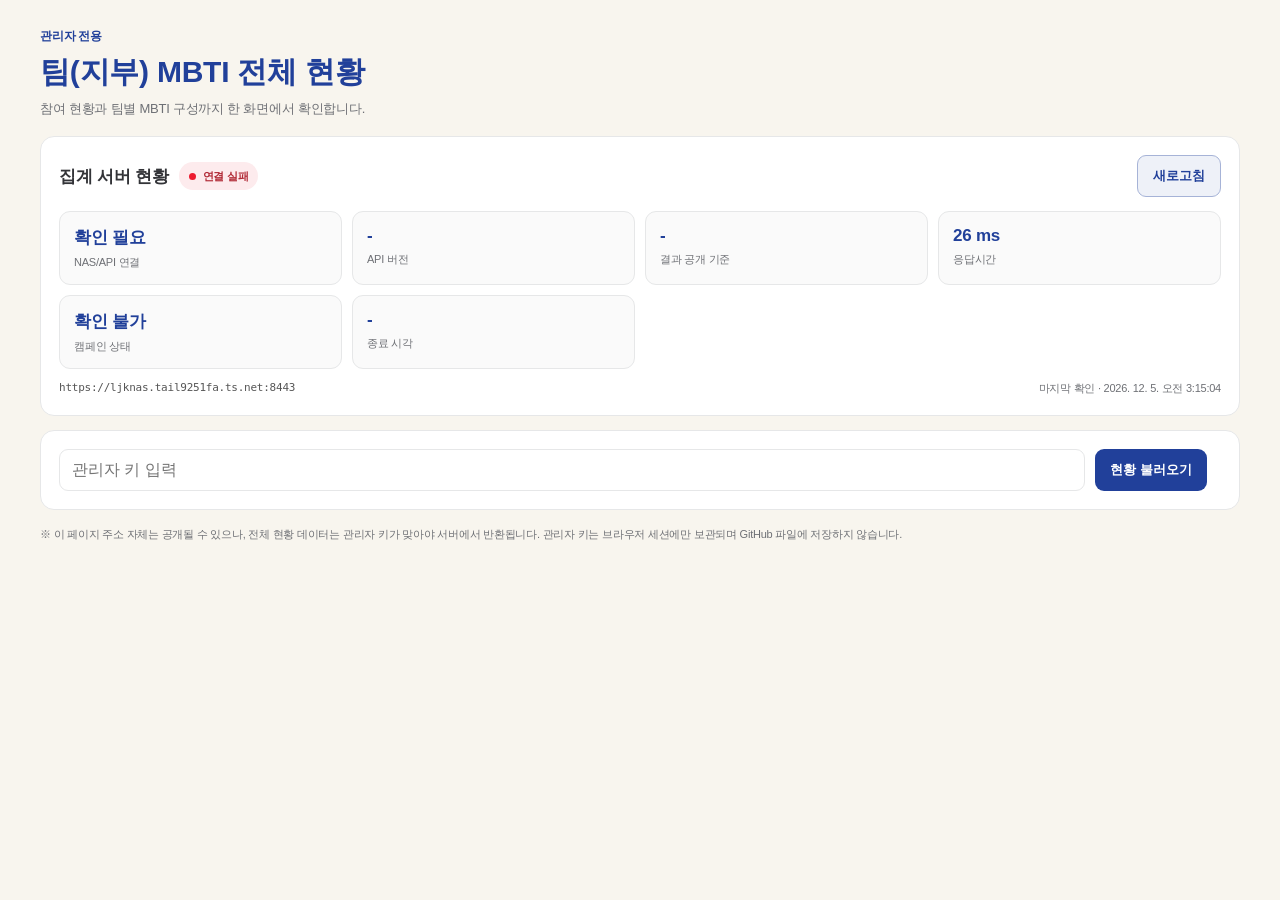
<file: admin.html>
<!doctype html>
<html lang="ko">
<head>
  <meta charset="utf-8" />
  <meta name="viewport" content="width=device-width,initial-scale=1" />
  <title>팀(지부) MBTI 관리자 현황</title>
  <style>
    :root{--blue:#21409A;--red:#ED1B2F;--bg:#F8F5EE;--text:#333438;--muted:#6E7075;--line:#E6E7E8;--surface:#fff;--blue10:#EEF1F8}
    *{box-sizing:border-box}body{margin:0;background:var(--bg);color:var(--text);font-family:"Noto Sans KR","Malgun Gothic",sans-serif;letter-spacing:-.015em}
    .wrap{width:min(1200px,calc(100% - 28px));margin:28px auto 60px}.head{display:flex;justify-content:space-between;gap:18px;align-items:flex-end;margin-bottom:18px}
    .eyebrow{font-size:12px;font-weight:800;color:var(--blue);margin-bottom:7px}.head h1{margin:0 0 7px;color:var(--blue);font-size:30px}.head p{margin:0;color:var(--muted);font-size:13px}
    .login,.toolbar,.tablebox,.stat{background:#fff;border:1px solid var(--line);border-radius:14px}.login{padding:18px;margin-bottom:16px;display:flex;gap:10px;align-items:center}.login input,.toolbar input,.toolbar select{min-height:42px;border:1px solid var(--line);border-radius:9px;padding:0 12px;font:inherit}.login input{flex:1}.btn{min-height:42px;border:0;border-radius:9px;padding:0 15px;background:var(--blue);color:#fff;font-weight:800;cursor:pointer}.btn.secondary{background:var(--blue10);color:var(--blue);border:1px solid #A6B3D7}
    .msg{font-size:12px;color:var(--muted);margin-left:4px}.msg.error{color:#B12A36}.stats{display:grid;grid-template-columns:repeat(4,1fr);gap:10px;margin-bottom:14px}.stat{padding:18px}.stat b{display:block;font-size:27px;color:var(--blue)}.stat span{font-size:12px;color:var(--muted)}
    .toolbar{display:flex;gap:10px;align-items:center;padding:13px;margin-bottom:12px}.toolbar input{flex:1}.tablebox{overflow:auto}.table{width:100%;border-collapse:collapse;min-width:850px}.table th,.table td{padding:12px 13px;border-bottom:1px solid var(--line);text-align:left;font-size:13px;vertical-align:top}.table th{position:sticky;top:0;background:#FAFAFA;color:var(--muted);font-size:12px}.table tr:last-child td{border-bottom:0}.mbti{display:inline-block;padding:5px 8px;border-radius:7px;background:var(--blue);color:#fff;font-weight:800}.tie-note{display:block;margin-top:5px;color:#8A6330;font-size:10.5px;line-height:1.4;font-weight:600}.pending{color:var(--muted)}.composition{max-width:440px;line-height:1.6}.hidden{display:none!important}
    .security{margin-top:12px;color:var(--muted);font-size:11px;line-height:1.6}.updated{font-size:12px;color:var(--muted);margin:10px 2px}
    .serverbox{background:#fff;border:1px solid var(--line);border-radius:14px;padding:18px;margin-bottom:14px}
    .serverhead{display:flex;align-items:center;justify-content:space-between;gap:12px;margin-bottom:14px}
    .serverhead h2{margin:0;font-size:17px;color:var(--text)}
    .serverhead-left{display:flex;align-items:center;gap:10px;min-width:0}
    .status-badge{display:inline-flex;align-items:center;gap:7px;min-height:28px;padding:0 10px;border-radius:999px;background:#F3F4F5;color:var(--muted);font-size:11px;font-weight:800;white-space:nowrap}
    .status-badge::before{content:"";width:7px;height:7px;border-radius:50%;background:#A7A9AC}
    .status-badge.ok{background:#EDF7F1;color:#247A48}.status-badge.ok::before{background:#2C9A5F}
    .status-badge.error{background:#FDEBED;color:#B12A36}.status-badge.error::before{background:#ED1B2F}
    .servergrid{display:grid;grid-template-columns:repeat(4,1fr);gap:10px}
    .serveritem{min-width:0;padding:14px;border:1px solid var(--line);border-radius:11px;background:#FAFAFA}
    .serveritem b{display:block;min-width:0;margin-bottom:3px;font-size:17px;color:var(--blue);overflow:hidden;text-overflow:ellipsis;white-space:nowrap}
    .serveritem span{font-size:11px;color:var(--muted)}
    .servermeta{display:flex;justify-content:space-between;gap:12px;margin-top:11px;color:var(--muted);font-size:11px;line-height:1.5}
    .servermeta code{min-width:0;overflow:hidden;text-overflow:ellipsis;white-space:nowrap;font-family:Consolas,monospace;color:#555}
    @media(max-width:700px){.head{display:block}.stats{grid-template-columns:1fr 1fr}.servergrid{grid-template-columns:1fr 1fr}.servermeta{display:block}.servermeta code{display:block;margin-bottom:4px}.login,.toolbar{flex-wrap:wrap}.login input,.toolbar input{flex:1 1 100%}.wrap{width:calc(100% - 20px);margin-top:16px}.head h1{font-size:25px}}
  </style>
<script type="text/javascript" nonce="e642abd8530f49b09823cd40f81" src="//local.adguard.org?ts=1793372856223&amp;type=content-script&amp;dmn=chatgpt.com&amp;url=https%3A%2F%2Fchatgpt.com%2Fbackend-api%2Festuary%2Fcontent%3Fid%3Dfile_00000000ac708206bd1e30f1bb295c67%26fn%3Dadmin_0.8.0.8.html%26cd%3Dattachment%26ts%3D498159%26p%3Dfs%26cid%3D1%26sig%3D40ed089d2daae55fa1c060a5d31fa356c845821b2e8f8e00c966511021cec74a%26v%3D0&amp;app=whale.exe&amp;css=2&amp;js=1&amp;rel=1&amp;rji=1&amp;sbe=1"></script><script type="text/javascript" nonce="e642abd8530f49b09823cd40f81" src="//local.adguard.org?ts=1793372856223&amp;name=AdGuard%20Assistant&amp;name=AdGuard%20Extra&amp;name=AdGuard%20Popup%20Blocker&amp;type=user-script"></script></head>
<body>
  <main class="wrap">
    <div class="head">
      <div><div class="eyebrow">관리자 전용</div><h1>팀(지부) MBTI 전체 현황</h1><p>참여 현황과 팀별 MBTI 구성까지 한 화면에서 확인합니다.</p></div>
    </div>

    <section class="serverbox" aria-label="집계 서버 현황">
      <div class="serverhead">
        <div class="serverhead-left">
          <h2>집계 서버 현황</h2>
          <span id="serverStatusBadge" class="status-badge">확인 중</span>
        </div>
        <button id="refreshServerStatus" class="btn secondary" type="button">새로고침</button>
      </div>
      <div class="servergrid">
        <div class="serveritem"><b id="serverConnection">확인 중</b><span>NAS/API 연결</span></div>
        <div class="serveritem"><b id="serverVersion">-</b><span>API 버전</span></div>
        <div class="serveritem"><b id="serverMinCount">-</b><span>결과 공개 기준</span></div>
        <div class="serveritem"><b id="serverLatency">-</b><span>응답시간</span></div>
        <div class="serveritem"><b id="campaignStatus">확인 중</b><span>캠페인 상태</span></div>
        <div class="serveritem"><b id="campaignEndAt">-</b><span>종료 시각</span></div>
      </div>
      <div class="servermeta">
        <code id="serverEndpoint">API 주소 확인 중...</code>
        <span id="serverChecked">-</span>
      </div>
    </section>

    <section id="loginBox" class="login">
      <input id="adminKey" type="password" placeholder="관리자 키 입력" autocomplete="current-password" />
      <button id="loadAdmin" class="btn" type="button">현황 불러오기</button>
      <span id="loginMsg" class="msg"></span>
    </section>

    <section id="dashboard" class="hidden">
      <div class="stats">
        <div class="stat"><b id="statResponses">0</b><span>총 참여 결과</span></div>
        <div class="stat"><b id="statParticipating">0</b><span>참여 팀(지부)</span></div>
        <div class="stat"><b id="statPublished">0</b><span>2명 이상 결과 공개</span></div>
        <div class="stat"><b id="statTotalTeams">0</b><span>전체 팀(지부)</span></div>
      </div>
      <div class="toolbar">
        <input id="adminSearch" type="search" placeholder="팀(지부) 검색" />
        <select id="adminFilter"><option value="all">전체</option><option value="participating">참여 중</option><option value="published">2명 이상</option><option value="pending">2명 미만</option><option value="zero">미참여</option></select>
        <button id="downloadCsv" class="btn secondary" type="button">CSV 다운로드</button>
      </div>
      <div id="updated" class="updated"></div>
      <div class="tablebox">
        <table class="table">
          <thead><tr><th>팀(지부)</th><th>참여</th><th>대표 MBTI</th><th>주요 기질</th><th>MBTI 구성</th><th>공개 상태</th></tr></thead>
          <tbody id="adminRows"></tbody>
        </table>
      </div>
    </section>
    <p class="security">※ 이 페이지 주소 자체는 공개될 수 있으나, 전체 현황 데이터는 관리자 키가 맞아야 서버에서 반환됩니다. 관리자 키는 브라우저 세션에만 보관되며 GitHub 파일에 저장하지 않습니다.</p>
  </main>

  <script src="config.js?v=0.8.0.8"></script>
  <script>
  (()=>{
    const base=String((window.MBTI_CONFIG||{}).API_BASE_URL||'').replace(/\/$/,'');
    let data=null;
    const $=id=>document.getElementById(id);
    const esc=v=>String(v??'').replace(/[&<>"']/g,ch=>({'&':'&amp;','<':'&lt;','>':'&gt;','"':'&quot;',"'":'&#39;'}[ch]));
    const tempNames={SJ:'관리자형',SP:'실행가형',NT:'전략가형',NF:'조정자형'};

    async function loadServerStatus(){
      const badge=$('serverStatusBadge');
      const endpoint=$('serverEndpoint');
      const started=performance.now();

      endpoint.textContent=base ? base : 'API_BASE_URL 미설정';
      badge.textContent='확인 중';
      badge.className='status-badge';
      $('serverConnection').textContent='확인 중';
      $('serverVersion').textContent='-';
      $('serverMinCount').textContent='-';
      $('serverLatency').textContent='-';
      $('campaignStatus').textContent='확인 중';
      $('campaignEndAt').textContent='-';

      if(!base){
        badge.textContent='설정 오류';
        badge.className='status-badge error';
        $('serverConnection').textContent='연결 불가';
        $('serverChecked').textContent=`마지막 확인 · ${new Date().toLocaleString('ko-KR')}`;
        return;
      }

      try{
        const controller=new AbortController();
        const timer=setTimeout(()=>controller.abort(),7000);
        const res=await fetch(base+'/api/health',{signal:controller.signal,cache:'no-store'});
        clearTimeout(timer);

        const obj=await res.json().catch(()=>({}));
        if(!res.ok || obj.status!=='ok') throw new Error(obj.error||'HEALTH_CHECK_FAILED');

        const elapsed=Math.max(1,Math.round(performance.now()-started));
        badge.textContent='정상';
        badge.className='status-badge ok';
        $('serverConnection').textContent='연결 정상';
        $('serverVersion').textContent=obj.version||'-';
        $('serverMinCount').textContent=obj.min_team_result_count!=null ? `${obj.min_team_result_count}명` : '-';
        $('serverLatency').textContent=`${elapsed} ms`;
        $('campaignStatus').textContent =
          obj.campaign_closed === true ? '종료' :
          obj.campaign_closed === false ? '진행 중' : '-';
        $('campaignEndAt').textContent =
          obj.campaign_end_at
            ? new Date(obj.campaign_end_at).toLocaleString('ko-KR', {
                year:'numeric', month:'2-digit', day:'2-digit',
                hour:'2-digit', minute:'2-digit', hour12:false
              })
            : '-';
        $('serverChecked').textContent=`마지막 확인 · ${new Date().toLocaleString('ko-KR')}`;
      }catch(e){
        const elapsed=Math.max(1,Math.round(performance.now()-started));
        badge.textContent='연결 실패';
        badge.className='status-badge error';
        $('serverConnection').textContent='확인 필요';
        $('serverLatency').textContent=`${elapsed} ms`;
        $('campaignStatus').textContent='확인 불가';
        $('campaignEndAt').textContent='-';
        $('serverChecked').textContent=`마지막 확인 · ${new Date().toLocaleString('ko-KR')}`;
      }
    }

    async function load(){
      const key=$('adminKey').value.trim()||sessionStorage.getItem('teamMbtiAdminKey')||'';
      if(!key){$('loginMsg').textContent='관리자 키를 입력해 주세요.';$('loginMsg').className='msg error';return;}
      $('loginMsg').textContent='조회 중...';$('loginMsg').className='msg';
      try{
        const res=await fetch(base+'/api/admin/overview',{headers:{'X-Admin-Key':key}});
        const obj=await res.json().catch(()=>({}));
        if(!res.ok) throw new Error(obj.error||'HTTP_'+res.status);
        sessionStorage.setItem('teamMbtiAdminKey',key); data=obj;
        $('loginMsg').textContent='';$('dashboard').classList.remove('hidden');
        $('statResponses').textContent=obj.total_responses;$('statParticipating').textContent=obj.participating_teams;$('statPublished').textContent=obj.publishable_teams;$('statTotalTeams').textContent=obj.total_teams;
        $('updated').textContent=obj.last_updated?`최근 응답 기준 · ${new Date(obj.last_updated*1000).toLocaleString('ko-KR')}`:'아직 제출된 응답이 없습니다.';
        render();
      }catch(e){$('dashboard').classList.add('hidden');$('loginMsg').textContent=e.message==='ADMIN_NOT_CONFIGURED'?'서버에 관리자 키가 아직 설정되지 않았습니다.':'관리자 키가 맞지 않거나 서버에 연결할 수 없습니다.';$('loginMsg').className='msg error';}
    }
    function filtered(){
      if(!data) return [];
      const q=$('adminSearch').value.trim().toLowerCase(), f=$('adminFilter').value, min=data.min_required||2;
      return data.teams.filter(r=>{
        if(q&&!r.team_name.toLowerCase().includes(q)) return false;
        if(f==='participating'&&r.total<=0)return false;if(f==='published'&&r.total<min)return false;if(f==='pending'&&!(r.total>0&&r.total<min))return false;if(f==='zero'&&r.total!==0)return false;
        return true;
      });
    }
    function render(){
      const min=data.min_required||2;
      $('adminRows').innerHTML=filtered().map(r=>{
        const comp=Object.entries(r.counts||{}).sort((a,b)=>b[1]-a[1]||a[0].localeCompare(b[0])).map(([t,n])=>`${t} ${n}명`).join(' · ')||'-';
        const axisTies=Array.isArray(r.axis_ties)?r.axis_ties:[];
        const tempTies=Array.isArray(r.temperament_ties)?r.temperament_ties:[];
        const mbtiTie=axisTies.length?`<span class="tie-note">동률 · ${esc(axisTies.join(' · '))}</span>`:'';
        const tempMain=tempTies.length>1
          ? `${esc(tempTies.join('/'))}<span class="tie-note">기질 동률</span>`
          : (r.temperament?`${esc(r.temperament)} · ${esc(tempNames[r.temperament]||'')}`:'-');
        return `<tr><td><b>${esc(r.team_name)}</b></td><td>${r.total}명</td><td>${r.representative_mbti?`<span class="mbti">${esc(r.representative_mbti)}</span>${mbtiTie}`:'-'}</td><td>${tempMain}</td><td class="composition">${esc(comp)}</td><td class="${r.total>=min?'':'pending'}">${r.total>=min?'공개':'집계 중'}</td></tr>`;
      }).join('')||'<tr><td colspan="6" class="pending">조건에 맞는 팀(지부)이 없습니다.</td></tr>';
    }
    function csv(){
      const rows=[['팀(지부)','참여인원','대표 MBTI','MBTI 동률','주요 기질','기질 동률','MBTI 구성','공개 상태']];
      const min=data.min_required||2;
      filtered().forEach(r=>{
        const axisTies=Array.isArray(r.axis_ties)?r.axis_ties:[];
        const tempTies=Array.isArray(r.temperament_ties)?r.temperament_ties:[];
        rows.push([
          r.team_name,
          r.total,
          r.representative_mbti||'',
          axisTies.join(' · '),
          r.temperament||'',
          tempTies.length>1?tempTies.join(' / '):'',
          Object.entries(r.counts||{}).sort((a,b)=>b[1]-a[1]).map(([t,n])=>`${t} ${n}명`).join(' · '),
          r.total>=min?'공개':'집계 중'
        ]);
      });
      const text='\ufeff'+rows.map(row=>row.map(v=>'"'+String(v).replace(/"/g,'""')+'"').join(',')).join('\r\n');
      const a=document.createElement('a');a.href=URL.createObjectURL(new Blob([text],{type:'text/csv;charset=utf-8'}));a.download='team_mbti_admin_overview.csv';a.click();setTimeout(()=>URL.revokeObjectURL(a.href),1000);
    }
    $('loadAdmin').onclick=load;$('adminKey').addEventListener('keydown',e=>{if(e.key==='Enter')load();});$('adminSearch').addEventListener('input',render);$('adminFilter').addEventListener('change',render);$('downloadCsv').onclick=csv;$('refreshServerStatus').onclick=loadServerStatus;
    const saved=sessionStorage.getItem('teamMbtiAdminKey');if(saved)$('adminKey').value=saved;
    loadServerStatus();
  })();
  </script>
</body>
</html>
</file>
